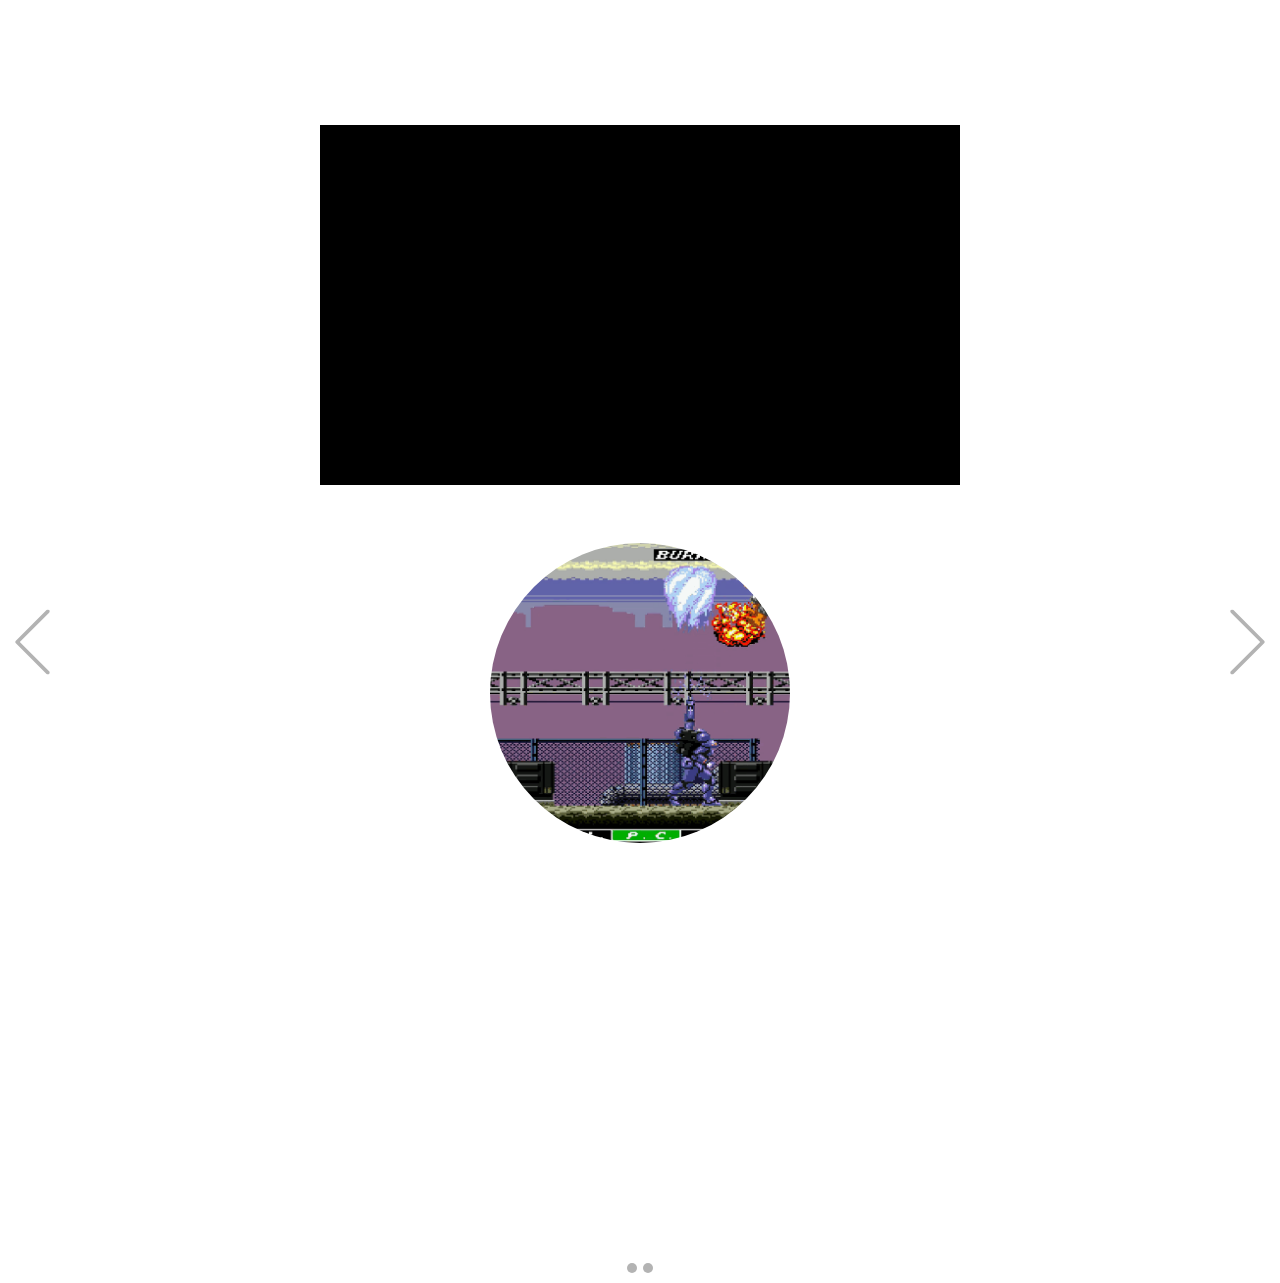
<file: index.html>
<!DOCTYPE html>
<html style="font-size: 16px;" lang="ru"><head>
    <meta name="viewport" content="width=device-width, initial-scale=1.0">
    <meta charset="utf-8">
    <meta name="keywords" content="">
    <meta name="description" content="">
    <title>𝐄𝐒𝐖𝐀𝐓-𝐂𝐈𝐓𝐘 𝐔𝐍𝐃𝐄𝐑 𝐒𝐈𝐄𝐆𝐄</title>
    <link rel="stylesheet" href="nicepage.css" media="screen">
<link rel="stylesheet" href="index.css" media="screen">
    <script class="u-script" type="text/javascript" src="jquery.js" defer=""></script>
    <script class="u-script" type="text/javascript" src="nicepage.js" defer=""></script>
    <meta name="generator" content="Nicepage 7.13.0, nicepage.com">
	    <link rel="icon" href="images/242442.jpg">
    
    
    
    <link id="u-page-google-font" rel="stylesheet" href="https://fonts.googleapis.com/css2?display=swap&amp;family=Roboto:ital,wght@0,100;0,200;0,300;0,400;0,500;0,600;0,700;0,800;0,900;1,100;1,200;1,300;1,400;1,500;1,600;1,700;1,800;1,900&amp;family=Open+Sans:ital,wght@0,300;0,400;0,500;0,600;0,700;0,800;1,300;1,400;1,500;1,600;1,700;1,800">
    <script type="application/ld+json">{
		"@context": "http://schema.org",
		"@type": "Organization",
		"name": ""
}</script>
    <meta name="theme-color" content="#478ac9">
    <meta property="og:title" content="Главная">
    <meta property="og:type" content="website">
  <meta data-intl-tel-input-cdn-path="intlTelInput/"></head>
  <body data-home-page="Главная.html" data-home-page-title="Главная" data-path-to-root="./" data-include-products="false" class="u-body u-clearfix u-xl-mode" data-lang="ru">
    <section class="u-carousel u-carousel-duration-5000 u-slide u-block-c8bf-1" id="block-2" data-interval="500000" data-u-ride="false" data-pause="false">
      <ol class="u-absolute-hcenter u-carousel-indicators u-block-c8bf-2">
        <li data-u-target="#block-2" class="u-active u-grey-30 u-shape-circle" style="width: 10px; height: 10px;" data-u-slide-to="0"></li>
        <li data-u-target="#block-2" class="u-grey-30 u-shape-circle" style="width: 10px; height: 10px;" data-u-slide-to="1"></li>
      </ol>
      <div class="u-carousel-inner" role="listbox">
        <div class="u-active u-carousel-item u-clearfix u-video u-video-contain-lg u-video-contain-md u-video-contain-xl u-video-cover-sm u-video-cover-xs u-section-1-1">
          <div class="u-background-video u-expanded" style="">
            <div class="embed-responsive embed-responsive-1">
              <iframe style="position: absolute;top: 0;left: 0;width: 100%;height: 100%;" class="embed-responsive-item" src="https://www.youtube.com/embed/-sVJ7pcv-fo?playlist=-sVJ7pcv-fo&amp;loop=1&amp;mute=1&amp;showinfo=0&amp;controls=0&amp;start=0&amp;autoplay=1" data-autoplay="1" frameborder="0" allowfullscreen=""></iframe>
            </div>
            <div class="u-video-shading"></div>
          </div>
          <div class="u-expanded-width u-tabs u-tabs-1">
            <ul class="u-tab-list u-unstyled" role="tablist"><li class="u-tab-item" role="presentation"><a class="active u-button-style u-tab-link" id="link-tab-6c97" href="#tab-6c97" role="tab" aria-controls="tab-6c97" aria-selected="true"></a>
</li><li class="u-tab-item" role="presentation"><a class="u-button-style u-tab-link" id="link-tab-5b85" href="#tab-5b85" role="tab" aria-controls="tab-5b85" aria-selected="false"></a>
</li><li class="u-tab-item" role="presentation"><a class="u-button-style u-tab-link" id="link-tab-7ebe" href="#tab-7ebe" role="tab" aria-controls="tab-7ebe" aria-selected="false"></a>
</li></ul>
            <div class="u-tab-content">
              <div class="u-container-style u-tab-active u-tab-pane" id="tab-6c97" role="tabpanel" aria-labelledby="link-tab-6c97">
                <div class="u-container-layout u-valign-bottom-xl u-valign-top-lg u-valign-top-md u-valign-top-sm u-valign-top-xs u-container-layout-1">
                  <div class="custom-expanded u-clearfix u-custom-html u-hover-feature u-custom-html-1" data-animation-name="customAnimationIn" data-animation-duration="1000" data-animation-delay="0">
                    <iframe src="https://vk.com/video_ext.php?oid=-229629754&amp;id=456239790&amp;hd=1" width="640" height="360" style="background-color: #000" allow="autoplay; encrypted-media; fullscreen; picture-in-picture; screen-wake-lock;" frameborder="0" allowfullscreen=""></iframe>
                  </div>
                  <img class="u-hover-feature u-image u-image-circle u-image-1" src="images/01fbb906-9985-c85e-809f-2c213a881f59.gif" alt="" data-image-width="544" data-image-height="306" data-animation-name="customAnimationIn" data-animation-duration="1000" data-animation-delay="0" data-href="https://vk.com/doc-229629754_688507720?hash=cFaYaq5BV3aA8rGPbkuU6aL1nWSRPZjXKgdgga7dRvg&dl=qD0zUdcOyAGkxMPED6rxJaqgHPVoEMgbgGGtcwd9pLL" title="МАНУАЛ">
                  <div class="u-hover-feature u-shading u-video u-video-contain u-video-1" data-animation-name="customAnimationIn" data-animation-duration="1000" data-animation-delay="0">
                    <div class="embed-responsive embed-responsive-2">
                      <iframe style="position: absolute;top: 0;left: 0;width: 100%;height: 100%;" class="embed-responsive-item" src="https://www.youtube.com/embed/RHSpwRZ6tjA?mute=0&amp;showinfo=0&amp;controls=1&amp;start=0" frameborder="0" allowfullscreen=""></iframe>
                    </div>
                  </div>
                </div>
              </div>
              <div class="u-container-style u-tab-pane" id="tab-5b85" role="tabpanel" aria-labelledby="link-tab-5b85">
                <div class="u-container-layout u-container-layout-2">
                  <div class="u-video u-video-contain u-video-2">
                    <div class="embed-responsive embed-responsive-3">
                      <iframe style="position: absolute;top: 0;left: 0;width: 100%;height: 100%;" class="embed-responsive-item" src="https://www.youtube.com/embed/B9YKnNtFqds?mute=0&amp;showinfo=0&amp;controls=0&amp;start=0" frameborder="0" allowfullscreen=""></iframe>
                    </div>
                  </div>
                </div>
              </div>
              <div class="u-container-style u-tab-pane" id="tab-7ebe" role="tabpanel" aria-labelledby="link-tab-7ebe">
                <div class="u-container-layout u-container-layout-3">
                  <div class="u-expanded u-video u-video-contain">
                    <div class="embed-responsive embed-responsive-4">
                      <iframe style="position: absolute;top: 0;left: 0;width: 100%;height: 100%;" class="embed-responsive-item" src="https://www.youtube.com/embed/B9YKnNtFqds?mute=0&amp;showinfo=0&amp;controls=0&amp;start=0" frameborder="0" allowfullscreen=""></iframe>
                    </div>
                  </div>
                </div>
              </div>
            </div>
          </div>
        </div>
        <div class="u-carousel-item u-clearfix u-image u-section-1-2">
          <div class="u-expanded-width u-tab-links-align-center u-tabs u-tabs-1">
            <ul class="u-tab-list u-unstyled" role="tablist"><li class="u-tab-item" role="presentation"><a class="active u-button-style u-custom-font u-tab-link u-tab-link-1" id="link-tab-5467" href="#tab-5467" role="tab" aria-controls="tab-5467" aria-selected="true">МУЗЫКА</a>
</li></ul>
            <div class="u-tab-content">
              <div class="u-container-style u-tab-active u-tab-pane" id="tab-5467" role="tabpanel" aria-labelledby="link-tab-5467">
                <div class="u-container-layout u-container-layout-1">
                  <img class="u-hover-feature u-image u-image-round u-radius u-image-1" src="images/242442.jpg" alt="" data-image-width="724" data-image-height="620" data-href="https://vk.com/xcyborgology?z=audio_playlist-229629754_1" data-target="_blank" data-animation-name="fadeIn" data-animation-duration="1000" data-animation-delay="0">
                  <img class="u-hover-feature u-image u-image-contain u-image-default u-image-2" src="images/d8758ff658f0a8b717f91ff89c2e530a.gif" alt="" data-image-width="500" data-image-height="557" data-animation-name="fadeIn" data-animation-duration="1000" data-animation-delay="0">
                </div>
              </div>
            </div>
          </div>
        </div>
      </div>
      <a class="u-absolute-vcenter u-carousel-control u-carousel-control-prev u-text-grey-30 u-block-c8bf-3" href="#block-2" role="button" data-u-slide="prev"><span aria-hidden="true">
          <svg class="u-svg-link" viewBox="0 0 477.175 477.175"><path d="M145.188,238.575l215.5-215.5c5.3-5.3,5.3-13.8,0-19.1s-13.8-5.3-19.1,0l-225.1,225.1c-5.3,5.3-5.3,13.8,0,19.1l225.1,225
                    c2.6,2.6,6.1,4,9.5,4s6.9-1.3,9.5-4c5.3-5.3,5.3-13.8,0-19.1L145.188,238.575z"></path></svg></span><span class="sr-only">Previous</span>
      </a>
      <a class="u-absolute-vcenter u-carousel-control u-carousel-control-next u-text-grey-30 u-block-c8bf-4" href="#block-2" role="button" data-u-slide="next"><span aria-hidden="true">
          <svg class="u-svg-link" viewBox="0 0 477.175 477.175"><path d="M360.731,229.075l-225.1-225.1c-5.3-5.3-13.8-5.3-19.1,0s-5.3,13.8,0,19.1l215.5,215.5l-215.5,215.5
                    c-5.3,5.3-5.3,13.8,0,19.1c2.6,2.6,6.1,4,9.5,4c3.4,0,6.9-1.3,9.5-4l225.1-225.1C365.931,242.875,365.931,234.275,360.731,229.075z"></path></svg></span><span class="sr-only">Следующий</span>
      </a>
      
      
      
      
      
    </section>
    
    
    
    
   
  
</body></html>
</file>
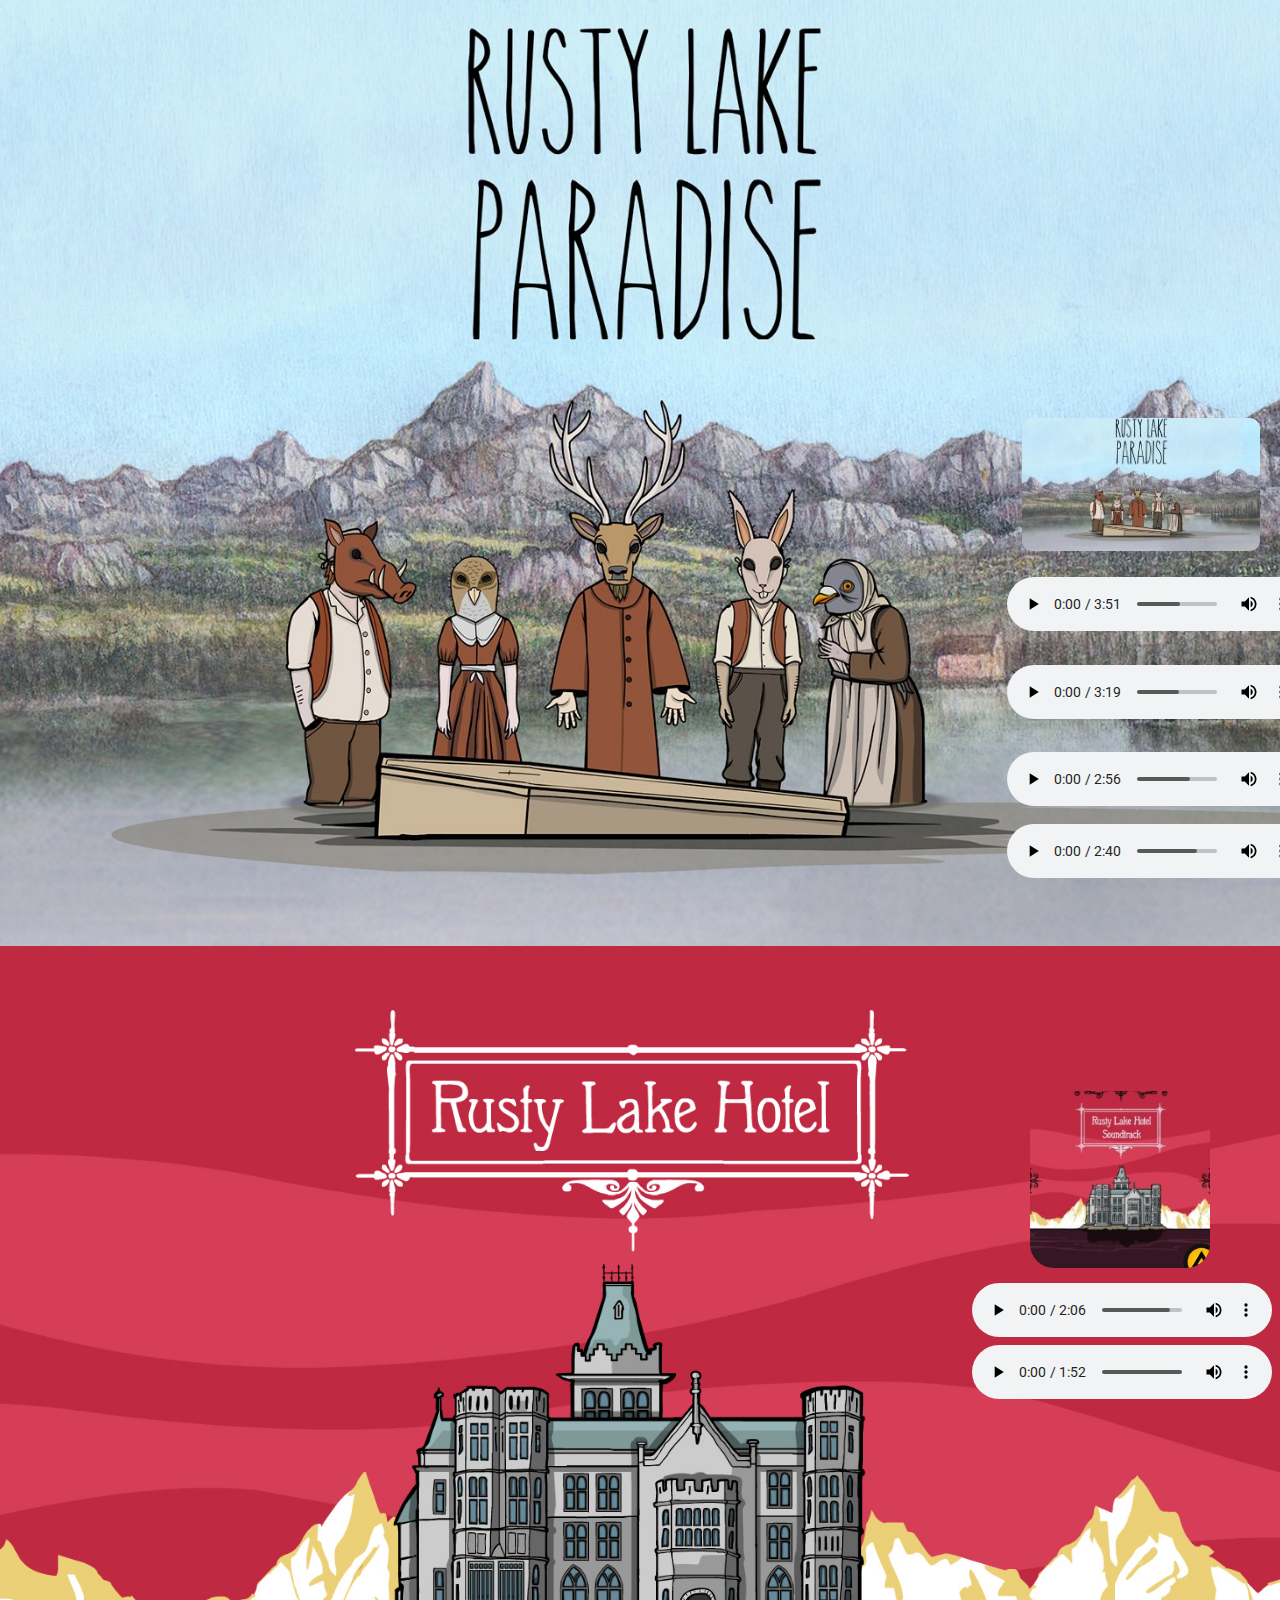
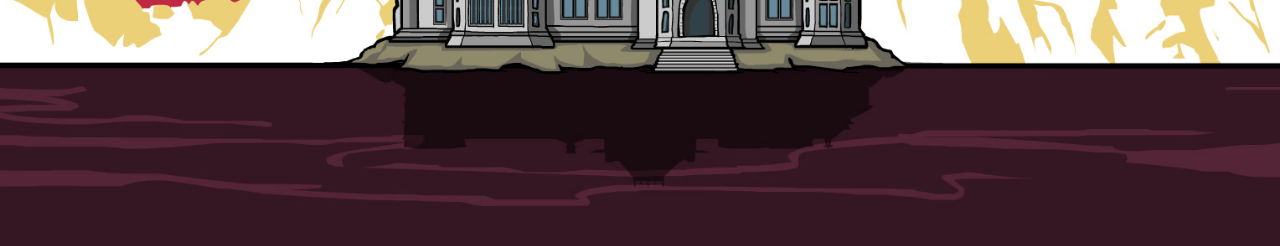
<file: Rusty Lake/index.html>
<!DOCTYPE html>
<html style="font-size: 16px;" lang="ru"><head>
    <meta name="viewport" content="width=device-width, initial-scale=1.0">
    <meta charset="utf-8">
    <meta name="keywords" content="">
    <meta name="description" content="">
    <title>Rusty Lake</title>
    <link rel="stylesheet" href="nicepage.css" media="screen">
<link rel="stylesheet" href="Главная.css" media="screen">
    <script class="u-script" type="text/javascript" src="jquery.js" defer=""></script>
    <script class="u-script" type="text/javascript" src="nicepage.js" defer=""></script>
    <meta name="generator" content="Nicepage 5.5.0, nicepage.com">
 <link rel="icon" href="images/RistyLakeParadise.jpg">
    <link id="u-theme-google-font" rel="stylesheet" href="https://fonts.googleapis.com/css?family=Roboto:100,100i,300,300i,400,400i,500,500i,700,700i,900,900i|Open+Sans:300,300i,400,400i,500,500i,600,600i,700,700i,800,800i">
    
    
    
    <script type="application/ld+json">{
		"@context": "http://schema.org",
		"@type": "Organization",
		"name": ""
}</script>
    <meta name="theme-color" content="#478ac9">
    <meta property="og:title" content="Главная">
    <meta property="og:type" content="website">
  <meta data-intl-tel-input-cdn-path="intlTelInput/"></head>
  <body class="u-body u-xl-mode" data-lang="ru">
    <section class="u-clearfix u-image u-section-1" id="sec-b354" data-image-width="1920" data-image-height="1080" data-href="https://www.youtube.com/watch?v=cucO5KGtvXQ&t=348s">
      <div class="u-clearfix u-custom-html u-custom-html-1">
        <iframe src="https://vk.com/video_ext.php?oid=195182578&amp;id=456239100&amp;hash=8f1065f6b533c7df" width="426" height="240" allow="autoplay; encrypted-media; fullscreen; picture-in-picture;" frameborder="0" allowfullscreen=""></iframe>
      </div>
      <div class="u-clearfix u-custom-html u-custom-html-2">
        <iframe src="https://vk.com/video_ext.php?oid=195182578&amp;id=456240018&amp;hash=78863252b2b8c175" width="426" height="240" allow="autoplay; encrypted-media; fullscreen; picture-in-picture;" frameborder="0" allowfullscreen=""></iframe>
      </div>
      <img class="u-image u-image-round u-preserve-proportions u-radius-10 u-image-1" src="images/7.jpg" alt="" data-image-width="238" data-image-height="133">
      <div class="u-clearfix u-custom-html u-custom-html-3">
        <audio controls="controls">
          <source src="audio/Darkness.mp3" type="audio/mpeg">
        </audio>
      </div>
      <div class="u-clearfix u-custom-html u-custom-html-4">
        <audio controls="controls">
          <source src="audio/Frogs.mp3" type="audio/mpeg">
        </audio>
      </div>
      <div class="u-clearfix u-custom-html u-custom-html-5">
        <audio controls="controls">
          <source src="audio/Livestock.mp3" type="audio/mpeg">
        </audio>
      </div>
      <div class="u-clearfix u-custom-html u-custom-html-6">
        <audio controls="controls">
          <source src="audio/Vermin.mp3" type="audio/mpeg">
        </audio>
      </div>
    </section>
    <section class="u-clearfix u-image u-section-2" id="sec-a57a" data-image-width="1528" data-image-height="1111" data-href="https://www.youtube.com/watch?v=tFtcKAGoRSc">
      <img class="u-image u-image-round u-preserve-proportions u-radius-24 u-image-1" src="images/1111.jpg" alt="" data-image-width="235" data-image-height="231">
      <div class="u-clearfix u-custom-html u-custom-html-1">
        <iframe src="https://vk.com/video_ext.php?oid=195182578&amp;id=456239099&amp;hash=192d57d045565f2a" width="426" height="240" allow="autoplay; encrypted-media; fullscreen; picture-in-picture;" frameborder="0" allowfullscreen=""></iframe>
      </div>
      <div class="u-clearfix u-custom-html u-custom-html-2">
        <audio controls="controls">
          <source src="audio/Pigeon Room.mp3" type="audio/mpeg">
        </audio>
      </div>
      <div class="u-clearfix u-custom-html u-custom-html-3">
        <audio controls="controls">
          <source src="audio/Rabbit Room.mp3" type="audio/mpeg">
        </audio>
      </div>
    </section>
    
    
    
    
</body></html>
</file>
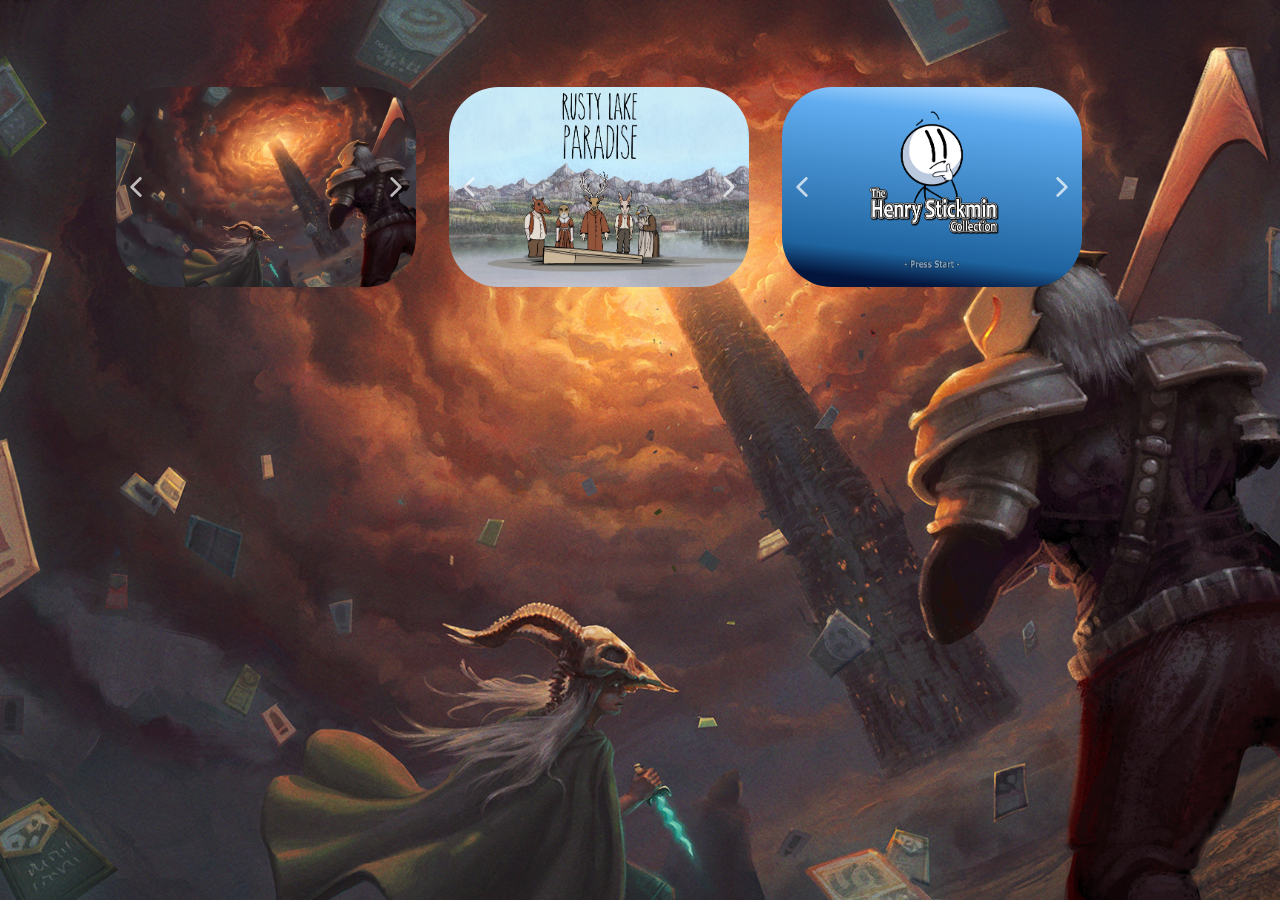
<file: сайт.html>
<!DOCTYPE html>
<html style="font-size: 16px;" lang="ru"><head>
    <meta name="viewport" content="width=device-width, initial-scale=1.0">
    <meta charset="utf-8">
    <meta name="keywords" content="">
    <meta name="description" content="">
    <title>ИНДИ</title>
    <link rel="stylesheet" href="nicepage.css" media="screen">
<link rel="stylesheet" href="ИНДИ.css" media="screen">
    <script class="u-script" type="text/javascript" src="jquery.js" defer=""></script>
    <script class="u-script" type="text/javascript" src="nicepage.js" defer=""></script>
    <meta name="generator" content="Nicepage 6.4.0, nicepage.com">
    <link rel="icon" href="images/RistyLakeParadise.jpg">
    <link id="u-theme-google-font" rel="stylesheet" href="https://fonts.googleapis.com/css?family=Roboto:100,100i,300,300i,400,400i,500,500i,700,700i,900,900i|Open+Sans:300,300i,400,400i,500,500i,600,600i,700,700i,800,800i">
    
    
    
    <script type="application/ld+json">{
		"@context": "http://schema.org",
		"@type": "Organization",
		"name": "Site1"
}</script>
    <meta name="theme-color" content="#478ac9">
    <meta property="og:title" content="ИНДИ">
    <meta property="og:description" content="">
    <meta property="og:type" content="website">
  <meta data-intl-tel-input-cdn-path="intlTelInput/"></head>
  <body data-path-to-root="./" data-include-products="false" class="u-body u-xl-mode" data-lang="ru">
    <section class="u-clearfix u-image u-section-1" id="sec-a8d0" data-image-width="1920" data-image-height="1097">
      <div class="custom-expanded u-carousel u-carousel-duration-1000 u-gallery u-gallery-slider u-layout-carousel u-lightbox u-no-transition u-show-text-on-hover u-gallery-1" data-interval="5000" data-u-ride="carousel" id="carousel-b400" data-pause="false">
        <ol class="u-absolute-hcenter u-carousel-indicators u-hidden u-carousel-indicators-1">
          <li data-u-target="#carousel-b400" data-u-slide-to="0" class="u-active u-grey-70 u-shape-circle" style="width: 10px; height: 10px;"></li>
          <li data-u-target="#carousel-b400" data-u-slide-to="1" class="u-grey-70 u-shape-circle" style="width: 10px; height: 10px;"></li>
        </ol>
        <div class="u-carousel-inner u-gallery-inner" role="listbox">
          <div class="u-active u-carousel-item u-effect-fade u-gallery-item u-carousel-item-1" data-href="SLAY THE SPIRE/сайт.html" rel="nofollow">
            <div class="u-back-slide" data-image-width="1920" data-image-height="1097">
              <img class="u-back-image u-radius-50 u-expanded" src="images/SLAYTHESPINE.jpg">
            </div>
            <div class="u-align-center u-over-slide u-shading u-valign-bottom u-over-slide-1"></div>
          </div>
          <div class="u-carousel-item u-effect-fade u-gallery-item u-carousel-item-2" data-href="https://www.youtube.com/watch?v=EKe6iEc5iM0&amp;t=1s" rel="nofollow">
            <div class="u-back-slide u-video">
              <div class="u-background-video u-expanded" style="">
                <div class="embed-responsive embed-responsive-1">
                  <iframe style="position: absolute;top: 0;left: 0;width: 100%;height: 100%;" class="embed-responsive-item" src="https://vk.com/video_ext.php?oid=195182578&amp;id=456239363&amp;hash=55fa679c52127a87&amp;autoplay=1" data-autoplay="1" frameborder="0" allowfullscreen=""></iframe>
                </div>
              </div>
            </div>
            <div class="u-align-center u-over-slide u-shading u-valign-bottom u-over-slide-2"></div>
          </div>
        </div>
        <a class="u-absolute-vcenter u-carousel-control u-carousel-control-prev u-opacity u-opacity-70 u-spacing-10 u-text-white u-carousel-control-1" href="#carousel-b400" role="button" data-u-slide="prev">
          <span aria-hidden="true">
            <svg viewBox="0 0 451.847 451.847"><path d="M97.141,225.92c0-8.095,3.091-16.192,9.259-22.366L300.689,9.27c12.359-12.359,32.397-12.359,44.751,0
c12.354,12.354,12.354,32.388,0,44.748L173.525,225.92l171.903,171.909c12.354,12.354,12.354,32.391,0,44.744
c-12.354,12.365-32.386,12.365-44.745,0l-194.29-194.281C100.226,242.115,97.141,234.018,97.141,225.92z"></path></svg>
          </span>
          <span class="sr-only">
            <svg viewBox="0 0 451.847 451.847"><path d="M97.141,225.92c0-8.095,3.091-16.192,9.259-22.366L300.689,9.27c12.359-12.359,32.397-12.359,44.751,0
c12.354,12.354,12.354,32.388,0,44.748L173.525,225.92l171.903,171.909c12.354,12.354,12.354,32.391,0,44.744
c-12.354,12.365-32.386,12.365-44.745,0l-194.29-194.281C100.226,242.115,97.141,234.018,97.141,225.92z"></path></svg>
          </span>
        </a>
        <a class="u-absolute-vcenter u-carousel-control u-carousel-control-next u-opacity u-opacity-70 u-spacing-10 u-text-white u-carousel-control-2" href="#carousel-b400" role="button" data-u-slide="next">
          <span aria-hidden="true">
            <svg viewBox="0 0 451.846 451.847"><path d="M345.441,248.292L151.154,442.573c-12.359,12.365-32.397,12.365-44.75,0c-12.354-12.354-12.354-32.391,0-44.744
L278.318,225.92L106.409,54.017c-12.354-12.359-12.354-32.394,0-44.748c12.354-12.359,32.391-12.359,44.75,0l194.287,194.284
c6.177,6.18,9.262,14.271,9.262,22.366C354.708,234.018,351.617,242.115,345.441,248.292z"></path></svg>
          </span>
          <span class="sr-only">
            <svg viewBox="0 0 451.846 451.847"><path d="M345.441,248.292L151.154,442.573c-12.359,12.365-32.397,12.365-44.75,0c-12.354-12.354-12.354-32.391,0-44.744
L278.318,225.92L106.409,54.017c-12.354-12.359-12.354-32.394,0-44.748c12.354-12.359,32.391-12.359,44.75,0l194.287,194.284
c6.177,6.18,9.262,14.271,9.262,22.366C354.708,234.018,351.617,242.115,345.441,248.292z"></path></svg>
          </span>
        </a>
      </div>
      <div class="custom-expanded u-carousel u-carousel-duration-1000 u-gallery u-gallery-slider u-layout-carousel u-lightbox u-no-transition u-show-text-on-hover u-gallery-2" data-interval="5000" data-u-ride="carousel" id="carousel-51a8" data-pause="false">
        <ol class="u-absolute-hcenter u-carousel-indicators u-hidden u-carousel-indicators-2">
          <li data-u-target="#carousel-51a8" data-u-slide-to="0" class="u-active u-grey-70 u-shape-circle" style="width: 10px; height: 10px;"></li>
          <li data-u-target="#carousel-51a8" data-u-slide-to="1" class="u-grey-70 u-shape-circle" style="width: 10px; height: 10px;"></li>
        </ol>
        <div class="u-carousel-inner u-gallery-inner" role="listbox">
          <div class="u-active u-carousel-item u-effect-fade u-gallery-item u-carousel-item-3" data-href="Rusty Lake/сайт.html" rel="nofollow">
            <div class="u-back-slide" data-image-width="1920" data-image-height="1080">
              <img class="u-back-image u-radius-50 u-expanded" src="images/RistyLakeParadise.jpg?rand=0619">
            </div>
            <div class="u-align-center u-over-slide u-shading u-valign-bottom u-over-slide-3"></div>
          </div>
          <div class="u-carousel-item u-effect-fade u-gallery-item u-carousel-item-4" data-href="https://www.youtube.com/watch?v=cucO5KGtvXQ&amp;t=348s" rel="nofollow">
            <div class="u-back-slide u-video">
              <div class="u-background-video u-expanded" style="">
                <div class="embed-responsive embed-responsive-2">
                  <iframe style="position: absolute;top: 0;left: 0;width: 100%;height: 100%;" class="embed-responsive-item" src="https://vk.com/video_ext.php?oid=195182578&amp;id=456240018&amp;hash=78863252b2b8c175&amp;autoplay=1" data-autoplay="1" frameborder="0" allowfullscreen=""></iframe>
                </div>
              </div>
            </div>
            <div class="u-align-center u-over-slide u-shading u-valign-bottom u-over-slide-4"></div>
          </div>
        </div>
        <a class="u-absolute-vcenter u-carousel-control u-carousel-control-prev u-opacity u-opacity-70 u-spacing-10 u-text-white u-carousel-control-3" href="#carousel-51a8" role="button" data-u-slide="prev">
          <span aria-hidden="true">
            <svg viewBox="0 0 451.847 451.847"><path d="M97.141,225.92c0-8.095,3.091-16.192,9.259-22.366L300.689,9.27c12.359-12.359,32.397-12.359,44.751,0
c12.354,12.354,12.354,32.388,0,44.748L173.525,225.92l171.903,171.909c12.354,12.354,12.354,32.391,0,44.744
c-12.354,12.365-32.386,12.365-44.745,0l-194.29-194.281C100.226,242.115,97.141,234.018,97.141,225.92z"></path></svg>
          </span>
          <span class="sr-only">
            <svg viewBox="0 0 451.847 451.847"><path d="M97.141,225.92c0-8.095,3.091-16.192,9.259-22.366L300.689,9.27c12.359-12.359,32.397-12.359,44.751,0
c12.354,12.354,12.354,32.388,0,44.748L173.525,225.92l171.903,171.909c12.354,12.354,12.354,32.391,0,44.744
c-12.354,12.365-32.386,12.365-44.745,0l-194.29-194.281C100.226,242.115,97.141,234.018,97.141,225.92z"></path></svg>
          </span>
        </a>
        <a class="u-absolute-vcenter u-carousel-control u-carousel-control-next u-opacity u-opacity-70 u-spacing-10 u-text-white u-carousel-control-4" href="#carousel-51a8" role="button" data-u-slide="next">
          <span aria-hidden="true">
            <svg viewBox="0 0 451.846 451.847"><path d="M345.441,248.292L151.154,442.573c-12.359,12.365-32.397,12.365-44.75,0c-12.354-12.354-12.354-32.391,0-44.744
L278.318,225.92L106.409,54.017c-12.354-12.359-12.354-32.394,0-44.748c12.354-12.359,32.391-12.359,44.75,0l194.287,194.284
c6.177,6.18,9.262,14.271,9.262,22.366C354.708,234.018,351.617,242.115,345.441,248.292z"></path></svg>
          </span>
          <span class="sr-only">
            <svg viewBox="0 0 451.846 451.847"><path d="M345.441,248.292L151.154,442.573c-12.359,12.365-32.397,12.365-44.75,0c-12.354-12.354-12.354-32.391,0-44.744
L278.318,225.92L106.409,54.017c-12.354-12.359-12.354-32.394,0-44.748c12.354-12.359,32.391-12.359,44.75,0l194.287,194.284
c6.177,6.18,9.262,14.271,9.262,22.366C354.708,234.018,351.617,242.115,345.441,248.292z"></path></svg>
          </span>
        </a>
      </div>
      <div class="custom-expanded u-carousel u-carousel-duration-1000 u-gallery u-gallery-slider u-layout-carousel u-lightbox u-no-transition u-show-text-on-hover u-gallery-3" data-interval="5000" data-u-ride="carousel" id="carousel-68f4" data-pause="false">
        <ol class="u-absolute-hcenter u-carousel-indicators u-hidden u-carousel-indicators-3">
          <li data-u-target="#carousel-68f4" data-u-slide-to="0" class="u-active u-grey-70 u-shape-circle" style="width: 10px; height: 10px;"></li>
          <li data-u-target="#carousel-68f4" data-u-slide-to="1" class="u-grey-70 u-shape-circle" style="width: 10px; height: 10px;"></li>
        </ol>
        <div class="u-carousel-inner u-gallery-inner" role="listbox">
          <div class="u-active u-carousel-item u-effect-fade u-gallery-item u-carousel-item-5" data-href="The Henry Collection/сайт.html" rel="nofollow">
            <div class="u-back-slide" data-image-width="1920" data-image-height="1080">
              <img class="u-back-image u-radius-50 u-expanded" src="images/Henry.png">
            </div>
            <div class="u-align-center u-over-slide u-shading u-valign-bottom u-over-slide-5"></div>
          </div>
          <div class="u-carousel-item u-effect-fade u-gallery-item u-carousel-item-6" data-href="https://www.youtube.com/watch?v=_Umkm_ey3iM&amp;t=1745s" rel="nofollow">
            <div class="u-back-slide u-video">
              <div class="u-background-video u-expanded" style="">
                <div class="embed-responsive embed-responsive-3">
                  <iframe style="position: absolute;top: 0;left: 0;width: 100%;height: 100%;" class="embed-responsive-item" src="https://vk.com/video_ext.php?oid=195182578&amp;id=456240014&amp;hash=b532411dd9e90db3&amp;autoplay=1" data-autoplay="1" frameborder="0" allowfullscreen=""></iframe>
                </div>
              </div>
            </div>
            <div class="u-align-center u-over-slide u-shading u-valign-bottom u-over-slide-6"></div>
          </div>
        </div>
        <a class="u-absolute-vcenter u-carousel-control u-carousel-control-prev u-opacity u-opacity-70 u-spacing-10 u-text-white u-carousel-control-5" href="#carousel-68f4" role="button" data-u-slide="prev">
          <span aria-hidden="true">
            <svg viewBox="0 0 451.847 451.847"><path d="M97.141,225.92c0-8.095,3.091-16.192,9.259-22.366L300.689,9.27c12.359-12.359,32.397-12.359,44.751,0
c12.354,12.354,12.354,32.388,0,44.748L173.525,225.92l171.903,171.909c12.354,12.354,12.354,32.391,0,44.744
c-12.354,12.365-32.386,12.365-44.745,0l-194.29-194.281C100.226,242.115,97.141,234.018,97.141,225.92z"></path></svg>
          </span>
          <span class="sr-only">
            <svg viewBox="0 0 451.847 451.847"><path d="M97.141,225.92c0-8.095,3.091-16.192,9.259-22.366L300.689,9.27c12.359-12.359,32.397-12.359,44.751,0
c12.354,12.354,12.354,32.388,0,44.748L173.525,225.92l171.903,171.909c12.354,12.354,12.354,32.391,0,44.744
c-12.354,12.365-32.386,12.365-44.745,0l-194.29-194.281C100.226,242.115,97.141,234.018,97.141,225.92z"></path></svg>
          </span>
        </a>
        <a class="u-absolute-vcenter u-carousel-control u-carousel-control-next u-opacity u-opacity-70 u-spacing-10 u-text-white u-carousel-control-6" href="#carousel-68f4" role="button" data-u-slide="next">
          <span aria-hidden="true">
            <svg viewBox="0 0 451.846 451.847"><path d="M345.441,248.292L151.154,442.573c-12.359,12.365-32.397,12.365-44.75,0c-12.354-12.354-12.354-32.391,0-44.744
L278.318,225.92L106.409,54.017c-12.354-12.359-12.354-32.394,0-44.748c12.354-12.359,32.391-12.359,44.75,0l194.287,194.284
c6.177,6.18,9.262,14.271,9.262,22.366C354.708,234.018,351.617,242.115,345.441,248.292z"></path></svg>
          </span>
          <span class="sr-only">
            <svg viewBox="0 0 451.846 451.847"><path d="M345.441,248.292L151.154,442.573c-12.359,12.365-32.397,12.365-44.75,0c-12.354-12.354-12.354-32.391,0-44.744
L278.318,225.92L106.409,54.017c-12.354-12.359-12.354-32.394,0-44.748c12.354-12.359,32.391-12.359,44.75,0l194.287,194.284
c6.177,6.18,9.262,14.271,9.262,22.366C354.708,234.018,351.617,242.115,345.441,248.292z"></path></svg>
          </span>
        </a>
      </div>
    </section>
    
    
    
    
  
  
</body></html>
</file>
